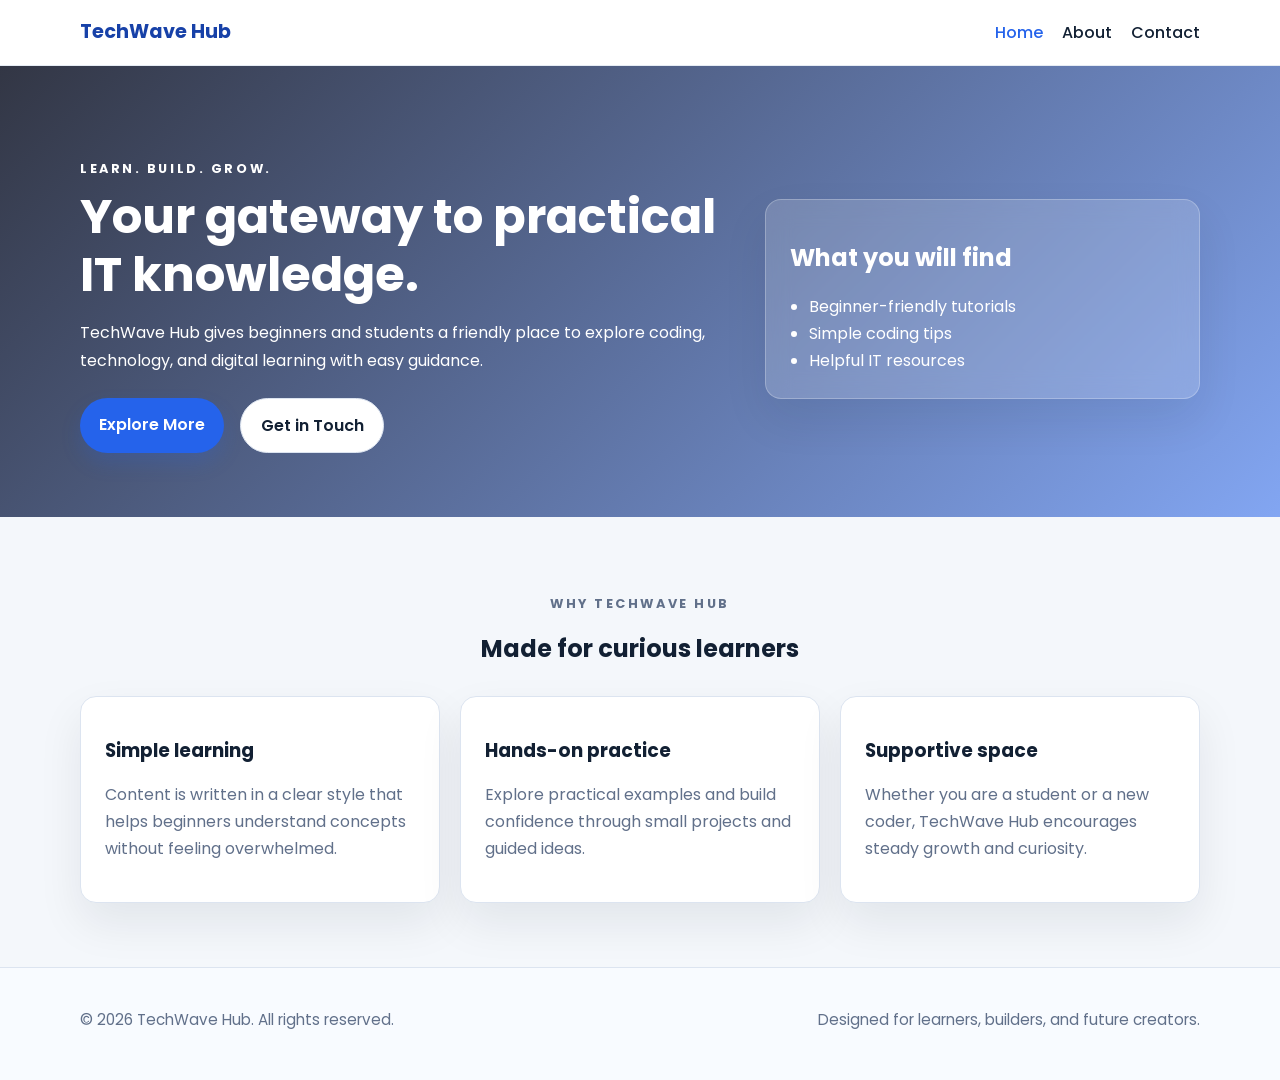
<file: index.html>
<!DOCTYPE html>
<html lang="en">
  <head>
    <meta charset="UTF-8" />
    <meta name="viewport" content="width=device-width, initial-scale=1.0" />
    <title>TechWave Hub | Learn IT with Confidence</title>
    <meta
      name="description"
      content="TechWave Hub is a simple educational website for IT students and beginners who want to learn coding, tech basics, and digital skills."
    />
    <link rel="preconnect" href="https://fonts.googleapis.com" />
    <link rel="preconnect" href="https://fonts.gstatic.com" crossorigin />
    <link
      href="https://fonts.googleapis.com/css2?family=Poppins:wght@300;400;500;600;700&display=swap"
      rel="stylesheet"
    />
    <link rel="stylesheet" href="style.css" />
  </head>
  <body class="home-page">
    <a class="skip-link" href="#main-content">Skip to content</a>

    <header class="site-header">
      <div class="container nav-bar">
        <a class="brand" href="index.html">TechWave Hub</a>
        <button class="menu-toggle" aria-label="Toggle navigation" aria-expanded="false">
          <span></span>
          <span></span>
          <span></span>
        </button>
        <nav class="site-nav" aria-label="Primary navigation">
          <a class="active" href="index.html">Home</a>
          <a href="about.html">About</a>
          <a href="contact.html">Contact</a>
        </nav>
      </div>
    </header>

    <main id="main-content">
      <section class="hero">
        <div class="container hero-content">
          <div>
            <p class="eyebrow">Learn. Build. Grow.</p>
            <h1>Your gateway to practical IT knowledge.</h1>
            <p class="hero-text">
              TechWave Hub gives beginners and students a friendly place to explore coding, technology, and digital learning with easy guidance.
            </p>
            <div class="hero-actions">
              <a class="button primary" href="about.html">Explore More</a>
              <a class="button secondary" href="contact.html">Get in Touch</a>
            </div>
          </div>
          <div class="hero-card">
            <h2>What you will find</h2>
            <ul>
              <li>Beginner-friendly tutorials</li>
              <li>Simple coding tips</li>
              <li>Helpful IT resources</li>
            </ul>
          </div>
        </div>
      </section>

      <section class="section">
        <div class="container">
          <div class="section-heading">
            <p class="eyebrow">Why TechWave Hub</p>
            <h2>Made for curious learners</h2>
          </div>
          <div class="cards-grid">
            <article class="card">
              <h3>Simple learning</h3>
              <p>Content is written in a clear style that helps beginners understand concepts without feeling overwhelmed.</p>
            </article>
            <article class="card">
              <h3>Hands-on practice</h3>
              <p>Explore practical examples and build confidence through small projects and guided ideas.</p>
            </article>
            <article class="card">
              <h3>Supportive space</h3>
              <p>Whether you are a student or a new coder, TechWave Hub encourages steady growth and curiosity.</p>
            </article>
          </div>
        </div>
      </section>
    </main>

    <footer class="site-footer">
      <div class="container footer-content">
        <p>&copy; <span id="year"></span> TechWave Hub. All rights reserved.</p>
        <p>Designed for learners, builders, and future creators.</p>
      </div>
    </footer>

    <script src="script.js"></script>
  </body>
</html>
</file>
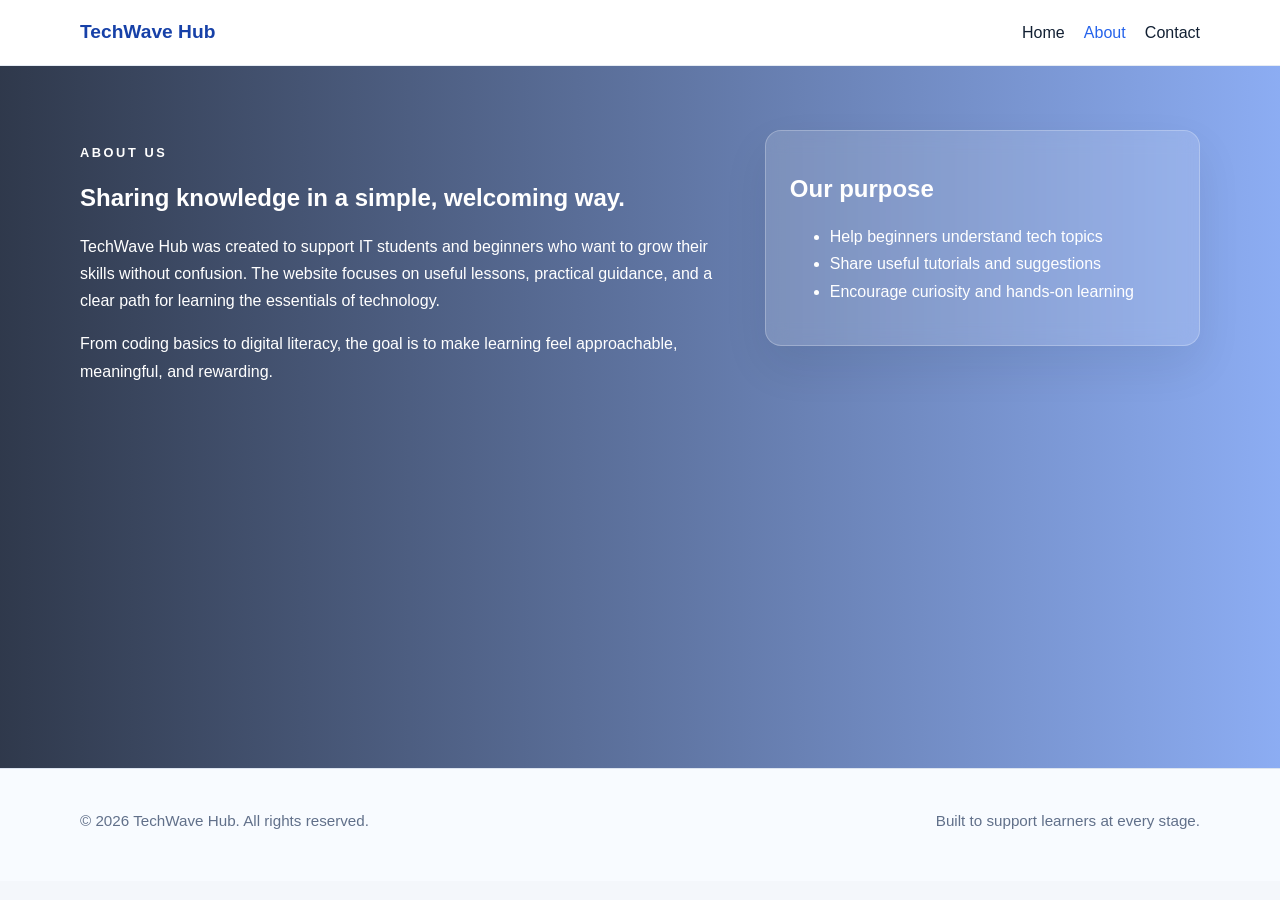
<file: about.html>
<!DOCTYPE html>
<html lang="en">
  <head>
    <meta charset="UTF-8" />
    <meta name="viewport" content="width=device-width, initial-scale=1.0" />
    <title>About TechWave Hub</title>
    <meta
      name="description"
      content="Learn about TechWave Hub and its mission to make IT education approachable for beginners and students."
    />
    <link rel="stylesheet" href="style.css" />
  </head>
  <body class="about-page">
    <header class="site-header">
      <div class="container nav-bar">
        <a class="brand" href="index.html">TechWave Hub</a>
        <button class="menu-toggle" aria-label="Toggle navigation" aria-expanded="false">
          <span></span>
          <span></span>
          <span></span>
        </button>
        <nav class="site-nav" aria-label="Primary navigation">
          <a href="index.html">Home</a>
          <a class="active" href="about.html">About</a>
          <a href="contact.html">Contact</a>
        </nav>
      </div>
    </header>

    <main class="page-main">
      <section class="section">
        <div class="container about-layout">
          <div>
            <p class="eyebrow">About us</p>
            <h1>Sharing knowledge in a simple, welcoming way.</h1>
            <p>
              TechWave Hub was created to support IT students and beginners who want to grow their skills without confusion.
              The website focuses on useful lessons, practical guidance, and a clear path for learning the essentials of technology.
            </p>
            <p>
              From coding basics to digital literacy, the goal is to make learning feel approachable, meaningful, and rewarding.
            </p>
          </div>
          <div class="info-panel">
            <h2>Our purpose</h2>
            <ul>
              <li>Help beginners understand tech topics</li>
              <li>Share useful tutorials and suggestions</li>
              <li>Encourage curiosity and hands-on learning</li>
            </ul>
          </div>
        </div>
      </section>
    </main>

    <footer class="site-footer">
      <div class="container footer-content">
        <p>&copy; <span id="year"></span> TechWave Hub. All rights reserved.</p>
        <p>Built to support learners at every stage.</p>
      </div>
    </footer>

    <script src="script.js"></script>
  </body>
</html>
</file>
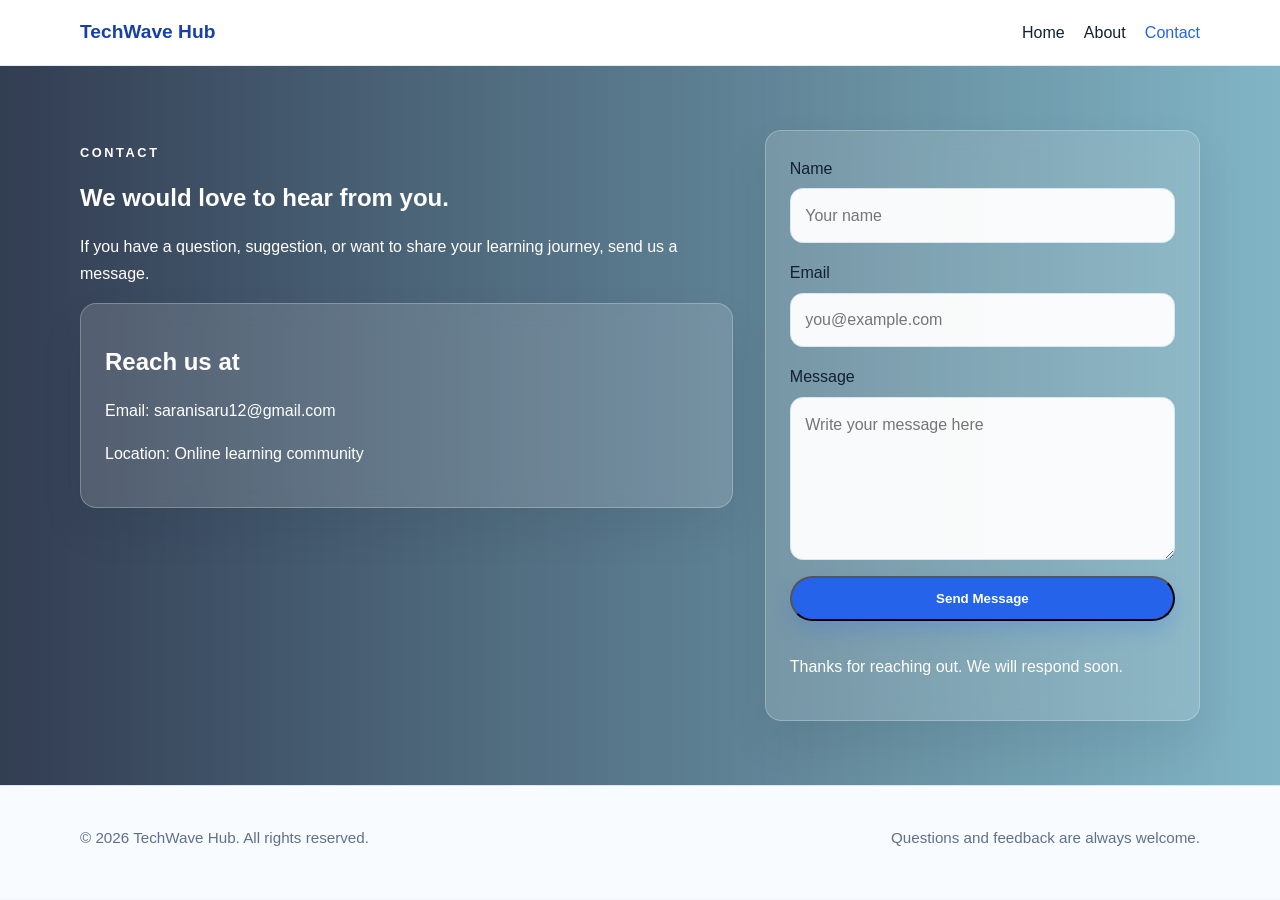
<file: contact.html>
<!DOCTYPE html>
<html lang="en">
  <head>
    <meta charset="UTF-8" />
    <meta name="viewport" content="width=device-width, initial-scale=1.0" />
    <title>Contact TechWave Hub</title>
    <meta
      name="description"
      content="Get in touch with TechWave Hub for questions, feedback, or learning support."
    />
    <link rel="stylesheet" href="style.css" />
  </head>
  <body class="contact-page">
    <header class="site-header">
      <div class="container nav-bar">
        <a class="brand" href="index.html">TechWave Hub</a>
        <button class="menu-toggle" aria-label="Toggle navigation" aria-expanded="false">
          <span></span>
          <span></span>
          <span></span>
        </button>
        <nav class="site-nav" aria-label="Primary navigation">
          <a href="index.html">Home</a>
          <a href="about.html">About</a>
          <a class="active" href="contact.html">Contact</a>
        </nav>
      </div>
    </header>

    <main class="page-main">
      <section class="section">
        <div class="container contact-layout">
          <div>
            <p class="eyebrow">Contact</p>
            <h1>We would love to hear from you.</h1>
            <p>
              If you have a question, suggestion, or want to share your learning journey, send us a message.
            </p>
            <div class="contact-card">
              <h2>Reach us at</h2>
              <p>Email: saranisaru12@gmail.com</p>
              <p>Location: Online learning community</p>
            </div>
          </div>

          <form class="contact-form" id="contactForm">
            <label>
              Name
              <input type="text" name="name" placeholder="Your name" required />
            </label>
            <label>
              Email
              <input type="email" name="email" placeholder="you@example.com" required />
            </label>
            <label>
              Message
              <textarea name="message" rows="5" placeholder="Write your message here" required></textarea>
            </label>
            <button class="button primary" type="submit">Send Message</button>
            <p class="form-note" id="formNote">Thanks for reaching out. We will respond soon.</p>
          </form>
        </div>
      </section>
    </main>

    <footer class="site-footer">
      <div class="container footer-content">
        <p>&copy; <span id="year"></span> TechWave Hub. All rights reserved.</p>
        <p>Questions and feedback are always welcome.</p>
      </div>
    </footer>

    <script src="script.js"></script>
  </body>
</html>
</file>
<file: style.css>
:root {
  --bg: #f4f7fb;
  --surface: #ffffff;
  --primary: #2563eb;
  --primary-dark: #1741a8;
  --text: #122033;
  --muted: #61708a;
  --border: #dce4f0;
  --shadow: 0 20px 45px rgba(15, 23, 42, 0.08);
}

* {
  box-sizing: border-box;
}

body {
  margin: 0;
  font-family: 'Poppins', sans-serif;
  background: var(--bg);
  color: var(--text);
  line-height: 1.7;
}

img {
  max-width: 100%;
  display: block;
}

.skip-link {
  position: absolute;
  left: -999px;
  top: 0;
  background: var(--primary);
  color: white;
  padding: 0.75rem 1rem;
  z-index: 100;
}

.skip-link:focus {
  left: 1rem;
  top: 1rem;
}

.container {
  width: min(1120px, calc(100% - 2rem));
  margin: 0 auto;
}

.site-header {
  background: rgba(255, 255, 255, 0.95);
  backdrop-filter: blur(10px);
  position: sticky;
  top: 0;
  z-index: 20;
  border-bottom: 1px solid rgba(220, 228, 240, 0.7);
}

.nav-bar {
  display: flex;
  align-items: center;
  justify-content: space-between;
  padding: 1rem 0;
}

.brand {
  font-size: 1.2rem;
  font-weight: 700;
  color: var(--primary-dark);
  text-decoration: none;
}

.site-nav {
  display: flex;
  gap: 1.2rem;
}

.site-nav a {
  text-decoration: none;
  color: var(--text);
  font-weight: 500;
}

.site-nav a.active,
.site-nav a:hover {
  color: var(--primary);
}

.menu-toggle {
  display: none;
  flex-direction: column;
  gap: 4px;
  border: 0;
  background: transparent;
  cursor: pointer;
}

.menu-toggle span {
  width: 24px;
  height: 2px;
  background: var(--text);
}

.hero {
  padding: 5rem 0 4rem;
  background: linear-gradient(135deg, #eff6ff 0%, #f8fbff 100%);
}

body.home-page .hero {
  background:
    linear-gradient(135deg, rgba(2, 6, 23, 0.8), rgba(37, 99, 235, 0.55)),
    url('https://images.unsplash.com/photo-1516321497487-e288fb19713f?auto=format&fit=crop&w=1400&q=80') center/cover no-repeat;
  color: #fff;
}

body.home-page .hero .hero-text,
body.home-page .hero .eyebrow,
body.home-page .hero h1,
body.home-page .hero .hero-card h2,
body.home-page .hero .hero-card li {
  color: #fff;
}

body.home-page .hero .hero-card {
  background: rgba(255, 255, 255, 0.16);
  backdrop-filter: blur(12px);
  border-color: rgba(255, 255, 255, 0.25);
}

.hero-content {
  display: grid;
  grid-template-columns: 1.2fr 0.8fr;
  gap: 2rem;
  align-items: center;
}

.eyebrow {
  text-transform: uppercase;
  letter-spacing: 0.2em;
  font-size: 0.8rem;
  font-weight: 700;
  color: var(--primary);
  margin-bottom: 0.5rem;
}

h1,
h2,
h3 {
  line-height: 1.2;
}

.hero h1 {
  font-size: clamp(2rem, 4vw, 3rem);
  margin: 0 0 1rem;
}

.hero-text,
.section p,
.info-panel li,
.contact-card p,
.form-note {
  color: var(--muted);
}

.hero-actions {
  display: flex;
  flex-wrap: wrap;
  gap: 1rem;
  margin-top: 1.5rem;
}

.button {
  display: inline-block;
  padding: 0.8rem 1.2rem;
  border-radius: 999px;
  text-decoration: none;
  font-weight: 600;
  transition: transform 0.2s ease, box-shadow 0.2s ease;
}

.button:hover {
  transform: translateY(-2px);
}

.button.primary {
  background: var(--primary);
  color: white;
  box-shadow: 0 10px 20px rgba(37, 99, 235, 0.2);
}

.button.secondary {
  border: 1px solid var(--border);
  color: var(--text);
  background: white;
}

.hero-card,
.card,
.info-panel,
.contact-card,
.contact-form {
  background: var(--surface);
  border: 1px solid var(--border);
  border-radius: 1rem;
  box-shadow: var(--shadow);
}

.hero-card {
  padding: 1.5rem;
}

.hero-card ul {
  padding-left: 1.2rem;
  margin-bottom: 0;
}

.section {
  padding: 4rem 0;
}

.section-heading {
  margin-bottom: 2rem;
  text-align: center;
}

.cards-grid {
  display: grid;
  grid-template-columns: repeat(3, minmax(0, 1fr));
  gap: 1.25rem;
}

.card {
  padding: 1.5rem;
}

.page-main {
  min-height: 70vh;
}

body.about-page .page-main .section {
  background:
    linear-gradient(90deg, rgba(4, 15, 37, 0.82), rgba(37, 99, 235, 0.5)),
    url('https://images.unsplash.com/photo-1522202176988-66273c2fd55f?auto=format&fit=crop&w=1400&q=80') center/cover no-repeat;
  min-height: 78vh;
}

body.about-page .section h1,
body.about-page .section p,
body.about-page .info-panel h2,
body.about-page .info-panel li {
  color: #fff;
}

body.about-page .info-panel {
  background: rgba(255, 255, 255, 0.14);
  backdrop-filter: blur(10px);
  border-color: rgba(255, 255, 255, 0.25);
}

body.contact-page .page-main .section {
  background:
    linear-gradient(90deg, rgba(7, 20, 45, 0.82), rgba(14, 116, 144, 0.5)),
    url('https://images.unsplash.com/photo-1497366754035-f200968a6e72?auto=format&fit=crop&w=1400&q=80') center/cover no-repeat;
  min-height: 78vh;
}

body.contact-page .section h1,
body.contact-page .section p,
body.contact-page .contact-card h2,
body.contact-page .contact-card p {
  color: #fff;
}

body.contact-page .contact-card,
body.contact-page .contact-form {
  background: rgba(255, 255, 255, 0.14);
  backdrop-filter: blur(10px);
  border-color: rgba(255, 255, 255, 0.25);
}

body.contact-page .contact-form input,
body.contact-page .contact-form textarea {
  background: rgba(255, 255, 255, 0.95);
  color: var(--text);
}

.about-layout,
.contact-layout {
  display: grid;
  grid-template-columns: 1.2fr 0.8fr;
  gap: 2rem;
  align-items: start;
}

.info-panel,
.contact-card,
.contact-form {
  padding: 1.5rem;
}

.contact-form {
  display: flex;
  flex-direction: column;
  gap: 1rem;
}

.contact-form label {
  display: flex;
  flex-direction: column;
  gap: 0.4rem;
  font-weight: 500;
}

.contact-form input,
.contact-form textarea {
  padding: 0.8rem 0.9rem;
  border-radius: 0.8rem;
  border: 1px solid var(--border);
  font: inherit;
  background: #fbfdff;
}

.contact-form input:focus,
.contact-form textarea:focus {
  outline: 2px solid rgba(37, 99, 235, 0.2);
  border-color: var(--primary);
}

.site-footer {
  border-top: 1px solid var(--border);
  padding: 1.5rem 0 2rem;
  background: #f8fbff;
}

.footer-content {
  display: flex;
  justify-content: space-between;
  gap: 1rem;
  flex-wrap: wrap;
  color: var(--muted);
  font-size: 0.95rem;
}

@media (max-width: 780px) {
  .menu-toggle {
    display: flex;
  }

  .site-nav {
    position: absolute;
    top: 100%;
    right: 1rem;
    flex-direction: column;
    background: white;
    padding: 1rem;
    border: 1px solid var(--border);
    border-radius: 0.9rem;
    box-shadow: var(--shadow);
    display: none;
  }

  .site-nav.open {
    display: flex;
  }

  .hero-content,
  .about-layout,
  .contact-layout,
  .cards-grid {
    grid-template-columns: 1fr;
  }
}
</file>
